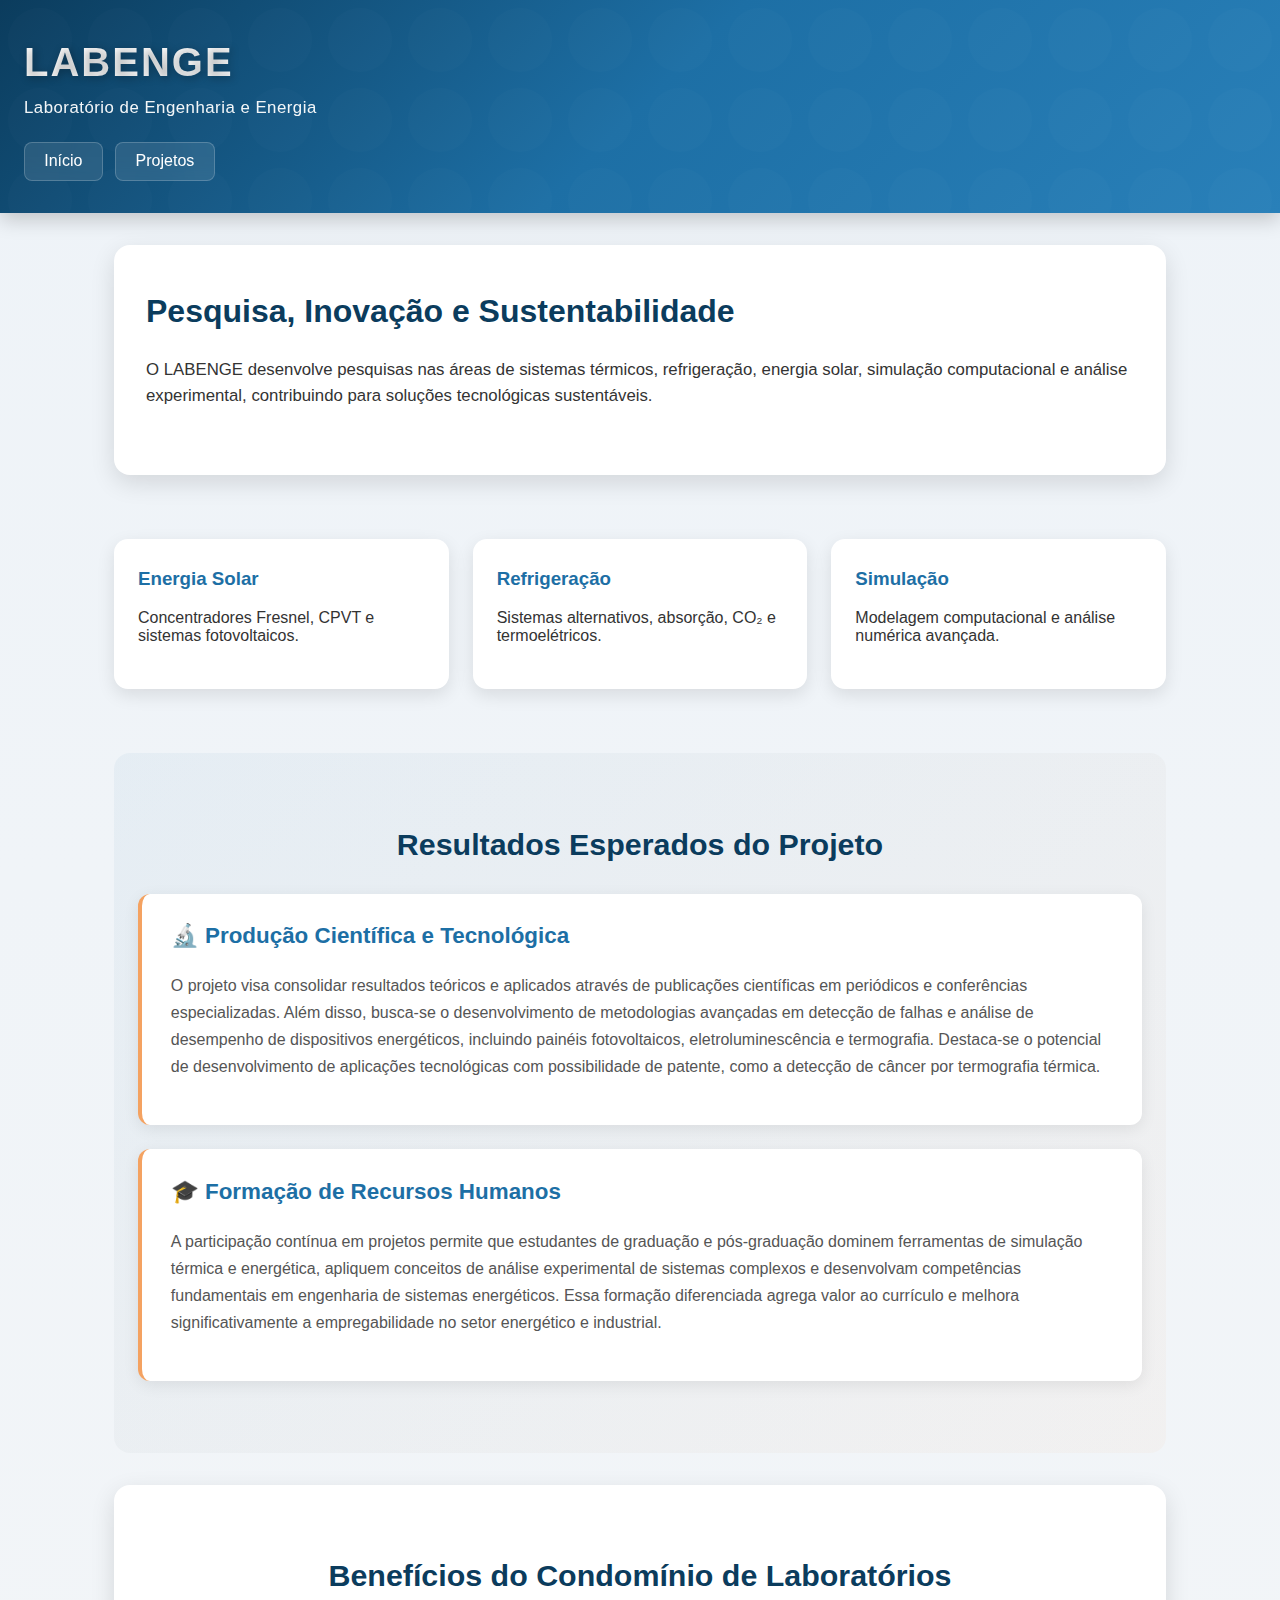
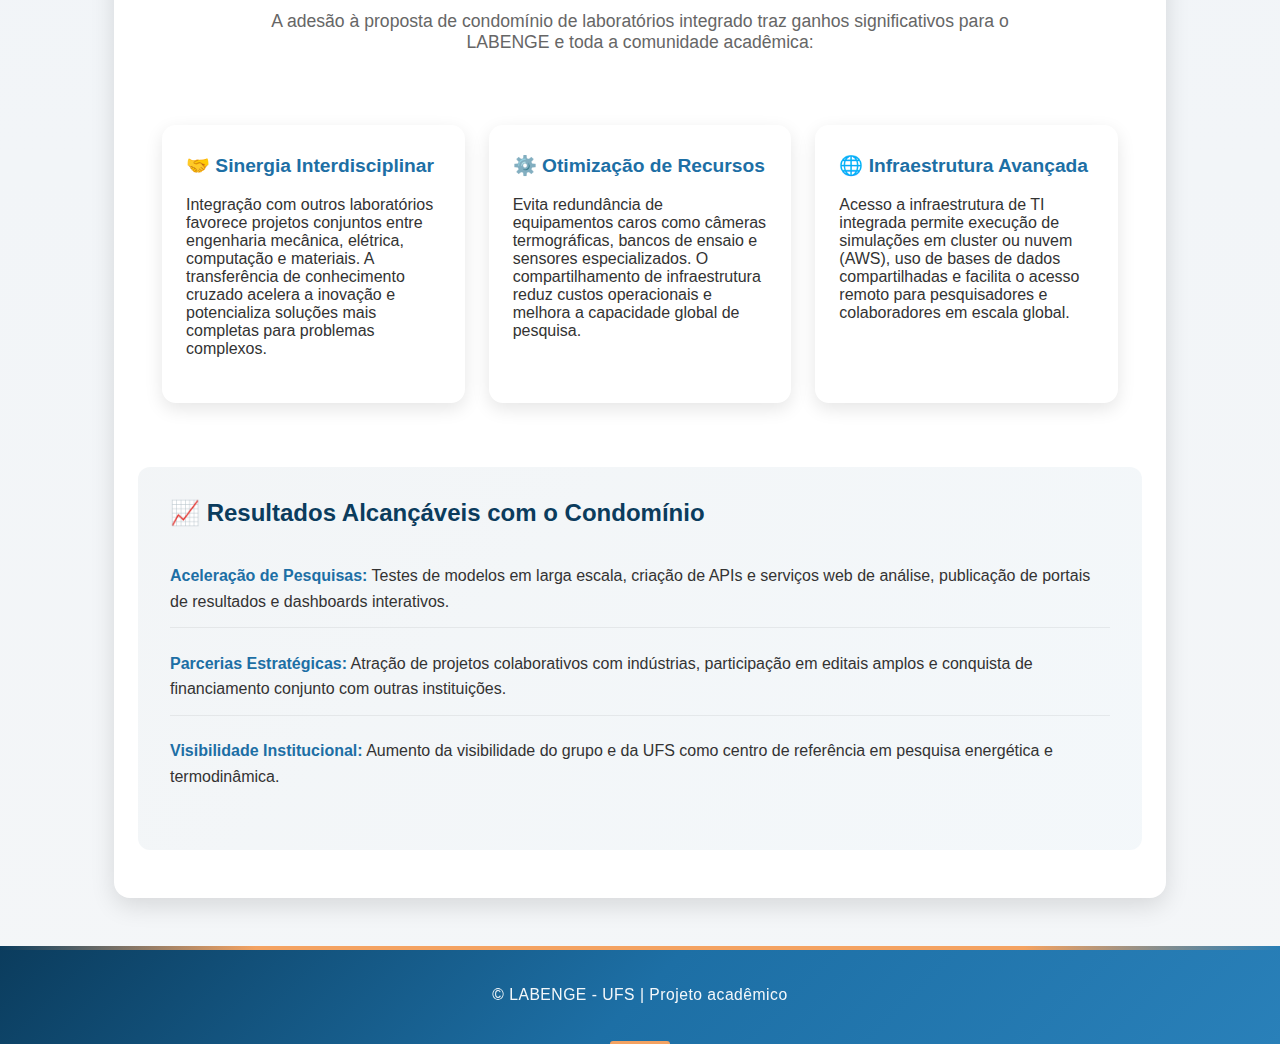
<file: Site/Laboratorios/Labenge/2025-2-lab-t1-projeto-lab-site-AugDev862/site/index.html>
<!DOCTYPE html>
<html lang="pt-BR">
  <head>
    <meta charset="UTF-8" />
    <meta name="viewport" content="width=device-width, initial-scale=1.0" />
    <title>LABENGE - Engenharia e Energia</title>
    <link rel="stylesheet" href="style.css" />
  </head>
  <body>
    <header>
      <h1>LABENGE</h1>
      <p>Laboratório de Engenharia e Energia</p>
      <nav>
        <a href="index.html">Início</a>
        <a href="projetos.html">Projetos</a>
      </nav>
    </header>

    <main>
      <section class="hero">
        <h2>Pesquisa, Inovação e Sustentabilidade</h2>
        <p>
          O LABENGE desenvolve pesquisas nas áreas de sistemas térmicos,
          refrigeração, energia solar, simulação computacional e análise
          experimental, contribuindo para soluções tecnológicas sustentáveis.
        </p>
      </section>

      <section class="cards">
        <div class="card">
          <h3>Energia Solar</h3>
          <p>Concentradores Fresnel, CPVT e sistemas fotovoltaicos.</p>
        </div>
        <div class="card">
          <h3>Refrigeração</h3>
          <p>Sistemas alternativos, absorção, CO₂ e termoelétricos.</p>
        </div>
        <div class="card">
          <h3>Simulação</h3>
          <p>Modelagem computacional e análise numérica avançada.</p>
        </div>
      </section>

      <section class="resultados">
        <h2>Resultados Esperados do Projeto</h2>
        
        <div class="resultado-categoria">
          <h3>🔬 Produção Científica e Tecnológica</h3>
          <p>O projeto visa consolidar resultados teóricos e aplicados através de publicações científicas em periódicos e conferências especializadas. Além disso, busca-se o desenvolvimento de metodologias avançadas em detecção de falhas e análise de desempenho de dispositivos energéticos, incluindo painéis fotovoltaicos, eletroluminescência e termografia. Destaca-se o potencial de desenvolvimento de aplicações tecnológicas com possibilidade de patente, como a detecção de câncer por termografia térmica.</p>
        </div>

        <div class="resultado-categoria">
          <h3>🎓 Formação de Recursos Humanos</h3>
          <p>A participação contínua em projetos permite que estudantes de graduação e pós-graduação dominem ferramentas de simulação térmica e energética, apliquem conceitos de análise experimental de sistemas complexos e desenvolvam competências fundamentais em engenharia de sistemas energéticos. Essa formação diferenciada agrega valor ao currículo e melhora significativamente a empregabilidade no setor energético e industrial.</p>
        </div>
      </section>

      <section class="condominio">
        <h2>Benefícios do Condomínio de Laboratórios</h2>
        <p class="intro-condominio">A adesão à proposta de condomínio de laboratórios integrado traz ganhos significativos para o LABENGE e toda a comunidade acadêmica:</p>
        
        <div class="cards beneficios">
          <div class="card beneficio">
            <h3>🤝 Sinergia Interdisciplinar</h3>
            <p>Integração com outros laboratórios favorece projetos conjuntos entre engenharia mecânica, elétrica, computação e materiais. A transferência de conhecimento cruzado acelera a inovação e potencializa soluções mais completas para problemas complexos.</p>
          </div>
          
          <div class="card beneficio">
            <h3>⚙️ Otimização de Recursos</h3>
            <p>Evita redundância de equipamentos caros como câmeras termográficas, bancos de ensaio e sensores especializados. O compartilhamento de infraestrutura reduz custos operacionais e melhora a capacidade global de pesquisa.</p>
          </div>
          
          <div class="card beneficio">
            <h3>🌐 Infraestrutura Avançada</h3>
            <p>Acesso a infraestrutura de TI integrada permite execução de simulações em cluster ou nuvem (AWS), uso de bases de dados compartilhadas e facilita o acesso remoto para pesquisadores e colaboradores em escala global.</p>
          </div>
        </div>

        <div class="resultados-condominio">
          <h3>📈 Resultados Alcançáveis com o Condomínio</h3>
          <ul>
            <li><strong>Aceleração de Pesquisas:</strong> Testes de modelos em larga escala, criação de APIs e serviços web de análise, publicação de portais de resultados e dashboards interativos.</li>
            <li><strong>Parcerias Estratégicas:</strong> Atração de projetos colaborativos com indústrias, participação em editais amplos e conquista de financiamento conjunto com outras instituições.</li>
            <li><strong>Visibilidade Institucional:</strong> Aumento da visibilidade do grupo e da UFS como centro de referência em pesquisa energética e termodinâmica.</li>
          </ul>
        </div>
      </section>
    </main>

    <footer>
      <p>© LABENGE - UFS | Projeto acadêmico</p>
    </footer>
  </body>
</html>
</file>
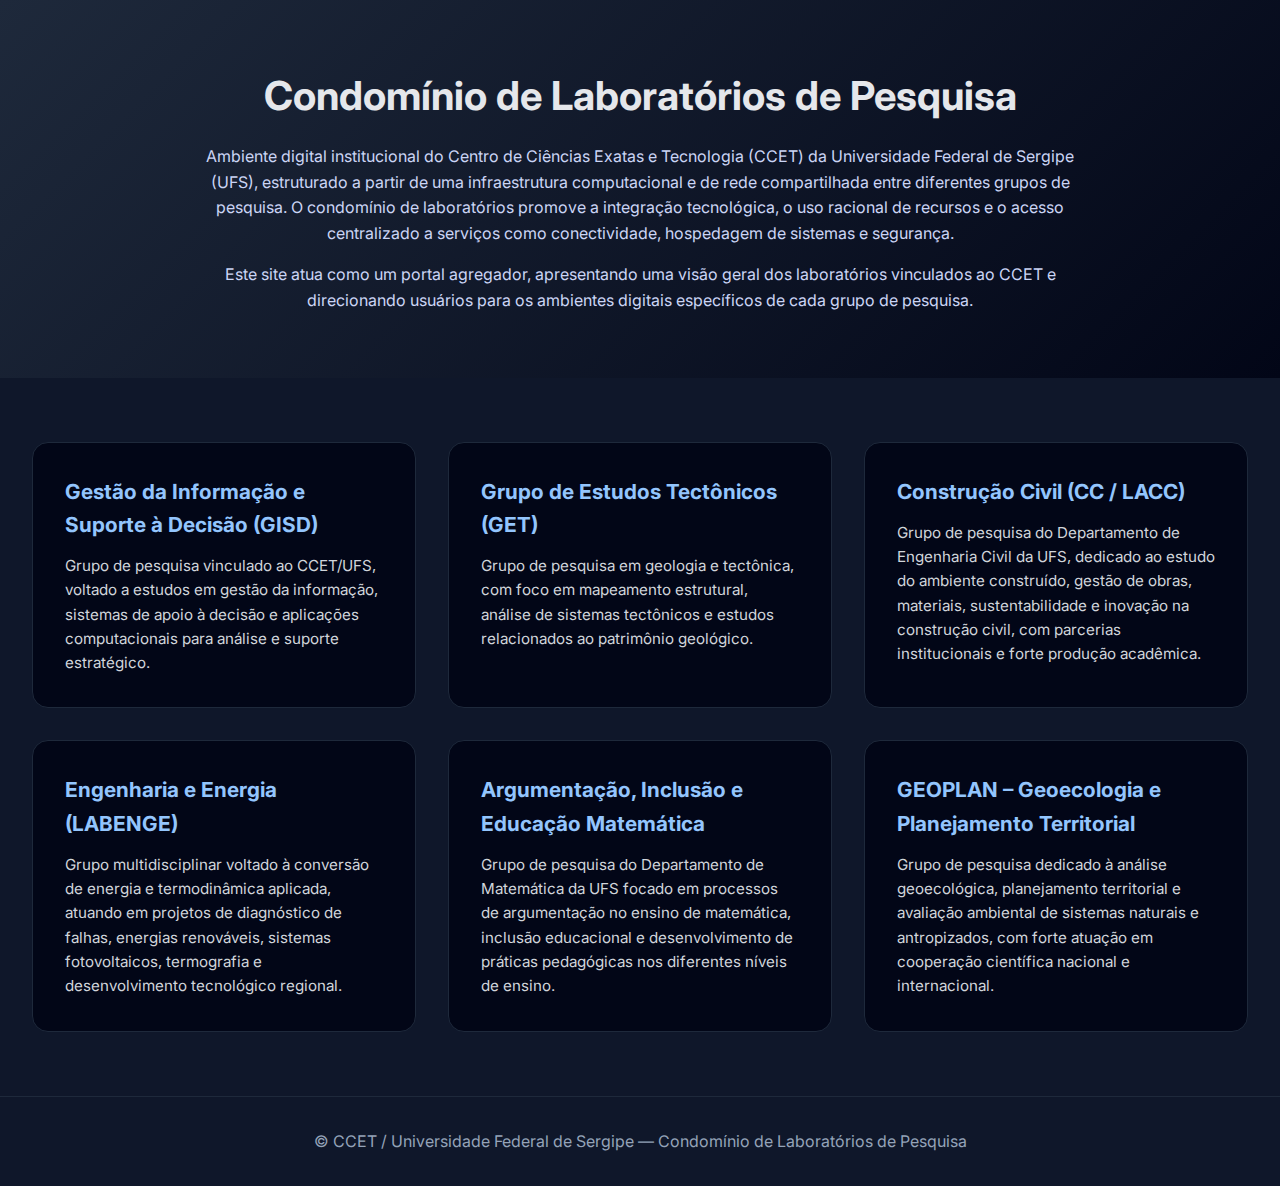
<file: Site/home.html>
<!DOCTYPE html>
<html lang="pt-BR">
<head>
  <meta charset="UTF-8" />
  <meta name="viewport" content="width=device-width, initial-scale=1.0" />
  <title>Condomínio de Laboratórios – CCET/UFS</title>
  <link href="https://fonts.googleapis.com/css2?family=Inter:wght@300;400;600;700&display=swap" rel="stylesheet">
  <link href="styles.css" rel="stylesheet">
</head>
<body>

<header>
  <h1>Condomínio de Laboratórios de Pesquisa</h1>
  <p>
    Ambiente digital institucional do Centro de Ciências Exatas e Tecnologia (CCET) da Universidade Federal de Sergipe (UFS),
    estruturado a partir de uma infraestrutura computacional e de rede compartilhada entre diferentes grupos de pesquisa.
    O condomínio de laboratórios promove a integração tecnológica, o uso racional de recursos e o acesso centralizado a serviços
    como conectividade, hospedagem de sistemas e segurança.
  </p>
  <p style="margin-top:1rem;">
    Este site atua como um portal agregador, apresentando uma visão geral dos laboratórios vinculados ao CCET e direcionando
    usuários para os ambientes digitais específicos de cada grupo de pesquisa.
  </p>
</header>

<main>
  <section class="grid">

    <div class="card">
      <h2>Gestão da Informação e Suporte à Decisão (GISD)</h2>
      <p>
        Grupo de pesquisa vinculado ao CCET/UFS, voltado a estudos em gestão da informação, sistemas de apoio à decisão e
        aplicações computacionais para análise e suporte estratégico.
      </p>
    </div>

    <div class="card">
      <h2>Grupo de Estudos Tectônicos (GET)</h2>
      <p>
        Grupo de pesquisa em geologia e tectônica, com foco em mapeamento estrutural, análise de sistemas tectônicos e
        estudos relacionados ao patrimônio geológico.
      </p>
    </div>

    <div class="card">
      <h2>Construção Civil (CC / LACC)</h2>
      <p>
        Grupo de pesquisa do Departamento de Engenharia Civil da UFS, dedicado ao estudo do ambiente construído,
        gestão de obras, materiais, sustentabilidade e inovação na construção civil, com parcerias institucionais e
        forte produção acadêmica.
      </p>
    </div>

    
    <a href="Laboratorios/Labenge/2025-2-lab-t1-projeto-lab-site-AugDev862/site/index.html" class="card">
      <h2>Engenharia e Energia (LABENGE)</h2>
        <p>
            Grupo multidisciplinar voltado à conversão de energia e termodinâmica aplicada,
            atuando em projetos de diagnóstico de falhas, energias renováveis, sistemas
            fotovoltaicos, termografia e desenvolvimento tecnológico regional.
        </p>
    </a>


    <div class="card">
      <h2>Argumentação, Inclusão e Educação Matemática</h2>
      <p>
        Grupo de pesquisa do Departamento de Matemática da UFS focado em processos de argumentação no ensino de matemática,
        inclusão educacional e desenvolvimento de práticas pedagógicas nos diferentes níveis de ensino.
      </p>
    </div>

    <div class="card">
      <h2>GEOPLAN – Geoecologia e Planejamento Territorial</h2>
      <p>
        Grupo de pesquisa dedicado à análise geoecológica, planejamento territorial e avaliação ambiental de sistemas naturais
        e antropizados, com forte atuação em cooperação científica nacional e internacional.
      </p>
    </div>

  </section>
</main>

<footer>
  <p>© CCET / Universidade Federal de Sergipe — Condomínio de Laboratórios de Pesquisa</p>
</footer>

</body>
</html>
</file>
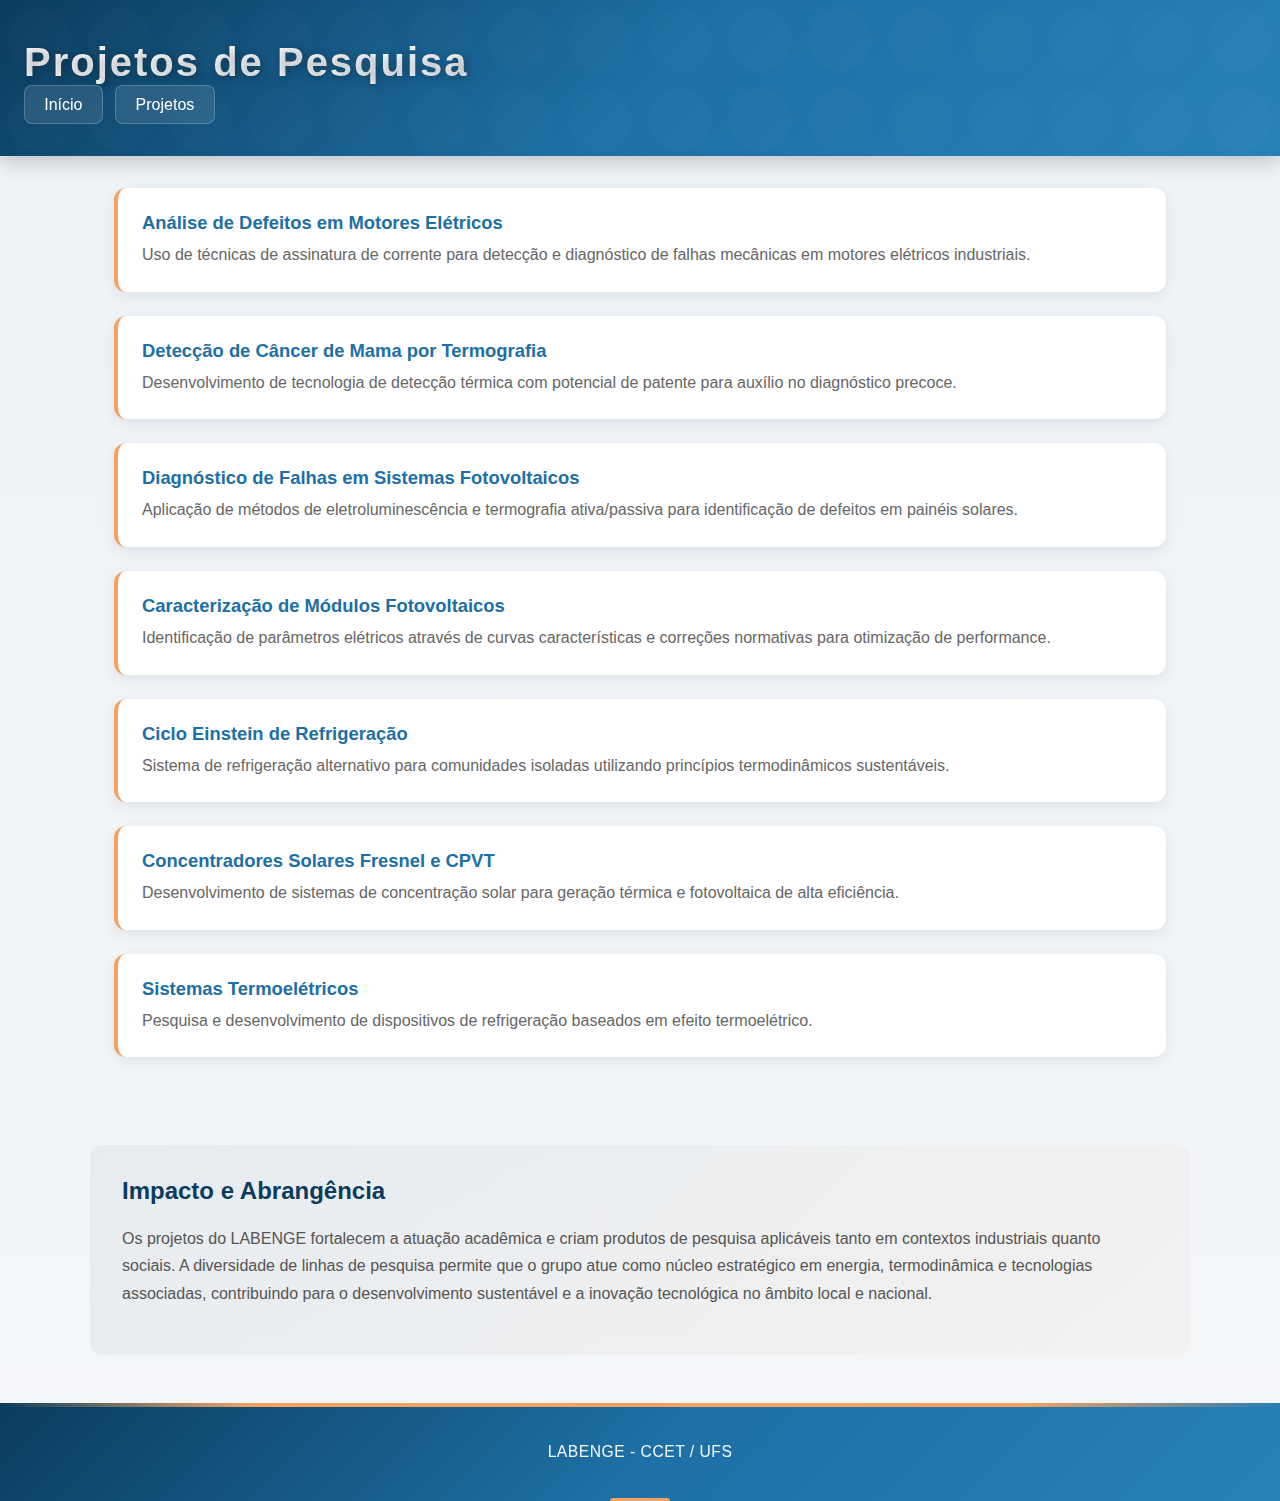
<file: Site/Laboratorios/Labenge/2025-2-lab-t1-projeto-lab-site-AugDev862/site/projetos.html>
<!DOCTYPE html>
<html lang="pt-BR">
  <head>
    <meta charset="UTF-8" />
    <meta name="viewport" content="width=device-width, initial-scale=1.0" />
    <title>Projetos - LABENGE</title>
    <link rel="stylesheet" href="style.css" />
  </head>
  <body>
    <header>
      <h1>Projetos de Pesquisa</h1>
      <nav>
        <a href="index.html">Início</a>
        <a href="projetos.html">Projetos</a>
      </nav>
    </header>

    <main>
      <ul class="lista-projetos">
        <li>
          <strong>Análise de Defeitos em Motores Elétricos</strong>
          <p>Uso de técnicas de assinatura de corrente para detecção e diagnóstico de falhas mecânicas em motores elétricos industriais.</p>
        </li>
        <li>
          <strong>Detecção de Câncer de Mama por Termografia</strong>
          <p>Desenvolvimento de tecnologia de detecção térmica com potencial de patente para auxílio no diagnóstico precoce.</p>
        </li>
        <li>
          <strong>Diagnóstico de Falhas em Sistemas Fotovoltaicos</strong>
          <p>Aplicação de métodos de eletroluminescência e termografia ativa/passiva para identificação de defeitos em painéis solares.</p>
        </li>
        <li>
          <strong>Caracterização de Módulos Fotovoltaicos</strong>
          <p>Identificação de parâmetros elétricos através de curvas características e correções normativas para otimização de performance.</p>
        </li>
        <li>
          <strong>Ciclo Einstein de Refrigeração</strong>
          <p>Sistema de refrigeração alternativo para comunidades isoladas utilizando princípios termodinâmicos sustentáveis.</p>
        </li>
        <li>
          <strong>Concentradores Solares Fresnel e CPVT</strong>
          <p>Desenvolvimento de sistemas de concentração solar para geração térmica e fotovoltaica de alta eficiência.</p>
        </li>
        <li>
          <strong>Sistemas Termoelétricos</strong>
          <p>Pesquisa e desenvolvimento de dispositivos de refrigeração baseados em efeito termoelétrico.</p>
        </li>
      </ul>

      <section class="impacto-projetos">
        <h2>Impacto e Abrangência</h2>
        <p>Os projetos do LABENGE fortalecem a atuação acadêmica e criam produtos de pesquisa aplicáveis tanto em contextos industriais quanto sociais. A diversidade de linhas de pesquisa permite que o grupo atue como núcleo estratégico em energia, termodinâmica e tecnologias associadas, contribuindo para o desenvolvimento sustentável e a inovação tecnológica no âmbito local e nacional.</p>
      </section>
    </main>

    <footer>
      <p>LABENGE - CCET / UFS</p>
    </footer>
  </body>
</html>
</file>
<file: Site/Laboratorios/Labenge/2025-2-lab-t1-projeto-lab-site-AugDev862/site/style.css>
:root {
  --primary: #0b3c5d;
  --secondary: #1d6fa5;
  --accent: #f4a261;
  --bg: #f4f6f8;
  --card-bg: #ffffff;
  --text: #333333;
}

* {
  box-sizing: border-box;
}

body {
  margin: 0;
  font-family: "Segoe UI", Roboto, Arial, Helvetica, sans-serif;
  background: linear-gradient(180deg, #eef3f8 0%, var(--bg) 100%);
  color: var(--text);
}

header {
  background: linear-gradient(135deg, var(--primary) 0%, var(--secondary) 50%, #2980b9 100%);
  color: #fff;
  padding: 2.5rem 1.5rem 2rem;
  box-shadow: 0 6px 20px rgba(0, 0, 0, 0.2);
  position: relative;
  overflow: hidden;
}

header::before {
  content: "";
  position: absolute;
  top: 0;
  left: 0;
  right: 0;
  bottom: 0;
  background: url('data:image/svg+xml,<svg width="100" height="100" xmlns="http://www.w3.org/2000/svg"><circle cx="50" cy="50" r="40" fill="rgba(255,255,255,0.03)"/></svg>');
  background-size: 80px 80px;
  opacity: 0.4;
  pointer-events: none;
}

header > * {
  position: relative;
  z-index: 1;
}

header h1 {
  margin: 0;
  font-size: 2.5rem;
  letter-spacing: 2px;
  font-weight: 700;
  text-shadow: 2px 2px 8px rgba(0, 0, 0, 0.3);
  background: linear-gradient(to right, #fff, #f0f8ff);
  -webkit-background-clip: text;
  -webkit-text-fill-color: transparent;
  background-clip: text;
  animation: fadeInDown 0.6s ease-out;
}

@keyframes fadeInDown {
  from {
    opacity: 0;
    transform: translateY(-20px);
  }
  to {
    opacity: 1;
    transform: translateY(0);
  }
}

header p {
  margin: 0.8rem 0 1.5rem 0;
  opacity: 0.95;
  font-size: 1.05rem;
  font-weight: 300;
  letter-spacing: 0.5px;
}

nav {
  display: flex;
  gap: 0.8rem;
  flex-wrap: wrap;
}

nav a {
  color: #fff;
  text-decoration: none;
  padding: 0.6rem 1.2rem;
  border-radius: 8px;
  transition: all 0.3s ease;
  background: rgba(255, 255, 255, 0.1);
  border: 1px solid rgba(255, 255, 255, 0.2);
  font-weight: 500;
  backdrop-filter: blur(10px);
}

nav a:hover {
  background: rgba(255, 255, 255, 0.25);
  transform: translateY(-3px);
  box-shadow: 0 6px 16px rgba(0, 0, 0, 0.2);
  border-color: rgba(255, 255, 255, 0.4);
}

main {
  max-width: 1100px;
  margin: 0 auto;
}

.hero {
  padding: 3rem 2rem;
  background: var(--card-bg);
  margin: 2rem 1.5rem;
  border-radius: 16px;
  box-shadow: 0 8px 24px rgba(0, 0, 0, 0.12);
}

.hero h2 {
  font-size: 2rem;
  margin-top: 0;
  color: var(--primary);
}

.hero p {
  font-size: 1.05rem;
  line-height: 1.6;
}

.cards {
  display: grid;
  grid-template-columns: repeat(auto-fit, minmax(250px, 1fr));
  gap: 1.5rem;
  padding: 2rem 1.5rem;
}

.card {
  background: var(--card-bg);
  padding: 1.8rem 1.5rem;
  border-radius: 14px;
  box-shadow: 0 6px 18px rgba(0, 0, 0, 0.1);
  transition: transform 0.3s, box-shadow 0.3s;
  position: relative;
  overflow: hidden;
}

.card::before {
  content: "";
  position: absolute;
  inset: 0;
  background: linear-gradient(135deg, transparent, rgba(244, 162, 97, 0.25));
  opacity: 0;
  transition: opacity 0.3s;
}

.card:hover::before {
  opacity: 1;
}

.card:hover {
  transform: translateY(-8px);
  box-shadow: 0 12px 30px rgba(0, 0, 0, 0.18);
}

.card h3 {
  margin-top: 0;
  color: var(--secondary);
}

.lista-projetos {
  list-style: none;
  padding: 2rem 1.5rem;
  margin: 0;
}

.lista-projetos li {
  background: var(--card-bg);
  margin-bottom: 1.5rem;
  padding: 1.5rem;
  border-radius: 12px;
  box-shadow: 0 4px 14px rgba(0, 0, 0, 0.08);
  transition: transform 0.2s, box-shadow 0.2s;
  border-left: 4px solid var(--accent);
}

.lista-projetos li strong {
  color: var(--secondary);
  font-size: 1.15rem;
  display: block;
  margin-bottom: 0.5rem;
}

.lista-projetos li p {
  margin: 0;
  color: #666;
  line-height: 1.6;
}

.lista-projetos li:hover {
  transform: translateX(6px);
  box-shadow: 0 8px 22px rgba(0, 0, 0, 0.14);
}

main ul li {
  margin-bottom: 0.6rem;
}

footer {
  margin-top: 3rem;
  text-align: center;
  padding: 2.5rem 1.5rem;
  background: linear-gradient(135deg, var(--primary) 0%, var(--secondary) 50%, #2980b9 100%);
  color: #fff;
  position: relative;
  overflow: hidden;
}

footer::before {
  content: "";
  position: absolute;
  top: 0;
  left: 0;
  right: 0;
  height: 4px;
  background: linear-gradient(90deg, 
    transparent,
    var(--accent) 20%,
    var(--accent) 80%,
    transparent
  );
}

footer::after {
  content: "";
  position: absolute;
  bottom: 0;
  left: 50%;
  transform: translateX(-50%);
  width: 60px;
  height: 3px;
  background: var(--accent);
  border-radius: 3px 3px 0 0;
}

footer p {
  margin: 0;
  font-size: 0.98rem;
  opacity: 0.95;
  font-weight: 300;
  letter-spacing: 0.5px;
  position: relative;
  z-index: 1;
}

.resultados {
  padding: 3rem 1.5rem;
  background: linear-gradient(135deg, rgba(29, 111, 165, 0.05), rgba(244, 162, 97, 0.05));
  margin: 2rem 1.5rem;
  border-radius: 16px;
}

.resultados h2 {
  text-align: center;
  color: var(--primary);
  margin-bottom: 2rem;
  font-size: 1.9rem;
}

.resultado-categoria {
  background: var(--card-bg);
  padding: 1.8rem;
  margin-bottom: 1.5rem;
  border-radius: 12px;
  box-shadow: 0 4px 16px rgba(0, 0, 0, 0.08);
  border-left: 4px solid var(--accent);
}

.resultado-categoria h3 {
  color: var(--secondary);
  margin-top: 0;
  font-size: 1.4rem;
}

.resultado-categoria p {
  line-height: 1.7;
  color: #555;
}

.condominio {
  padding: 3rem 1.5rem;
  margin: 2rem 1.5rem;
  background: var(--card-bg);
  border-radius: 16px;
  box-shadow: 0 8px 24px rgba(0, 0, 0, 0.12);
}

.condominio h2 {
  text-align: center;
  color: var(--primary);
  margin-bottom: 1rem;
  font-size: 1.9rem;
}

.intro-condominio {
  text-align: center;
  font-size: 1.1rem;
  color: #666;
  margin-bottom: 2.5rem;
  max-width: 800px;
  margin-left: auto;
  margin-right: auto;
}

.beneficios {
  margin: 2rem 0;
}

.beneficio h3 {
  font-size: 1.2rem;
}

.resultados-condominio {
  background: linear-gradient(135deg, rgba(11, 60, 93, 0.05), rgba(29, 111, 165, 0.05));
  padding: 2rem;
  border-radius: 12px;
  margin-top: 2rem;
}

.resultados-condominio h3 {
  color: var(--primary);
  font-size: 1.5rem;
  margin-top: 0;
}

.resultados-condominio ul {
  list-style: none;
  padding: 0;
}

.resultados-condominio li {
  padding: 0.8rem 0;
  border-bottom: 1px solid rgba(0, 0, 0, 0.06);
  line-height: 1.6;
}

.resultados-condominio li:last-child {
  border-bottom: none;
}

.resultados-condominio strong {
  color: var(--secondary);
}

.impacto-projetos {
  background: linear-gradient(135deg, rgba(11, 60, 93, 0.05), rgba(244, 162, 97, 0.05));
  padding: 2rem;
  margin: 2rem 0;
  border-radius: 12px;
}

.impacto-projetos h2 {
  color: var(--primary);
  margin-top: 0;
}

.impacto-projetos p {
  line-height: 1.7;
  color: #555;
}

@media (max-width: 600px) {
  header h1 {
    font-size: 1.7rem;
  }

  .hero {
    padding: 2rem 1.5rem;
  }

  .resultados h2,
  .condominio h2 {
    font-size: 1.5rem;
  }
}
</file>
<file: Site/styles.css>
* { box-sizing: border-box; margin: 0; padding: 0; }

body {
    font-family: 'Inter', sans-serif;
    background: #0f172a;
    color: #e5e7eb;
    line-height: 1.6;
}

header {
    padding: 4rem 2rem;
    text-align: center;
    background: linear-gradient(135deg, #1e293b, #020617);
}

header h1 {
    font-size: 2.5rem;
    font-weight: 700;
    margin-bottom: 1rem;
}

header p {
    max-width: 900px;
    margin: 0 auto;
    color: #cbd5f5;
}

main {
    padding: 4rem 2rem;
    max-width: 1300px;
    margin: auto;
}

.grid {
    display: grid;
    grid-template-columns: repeat(auto-fit, minmax(360px, 1fr));
    gap: 2rem;
}
.card {
    background: #020617;
    border: 1px solid #1e293b;
    border-radius: 16px;
    padding: 2rem;
    transition: transform 0.3s ease, box-shadow 0.3s ease;
    cursor: pointer;
    text-decoration: none;
    color: inherit;
    display: block;
}

.card:hover {
    transform: translateY(-6px);
    box-shadow: 0 20px 40px rgba(0,0,0,0.4);
}

.card h2 {
    font-size: 1.3rem;
    margin-bottom: 0.8rem;
    color: #93c5fd;
}

.card p {
    font-size: 0.95rem;
    color: #d1d5db;
}

footer {
    text-align: center;
    padding: 2rem;
    border-top: 1px solid #1e293b;
    color: #94a3b8;
}
</file>
